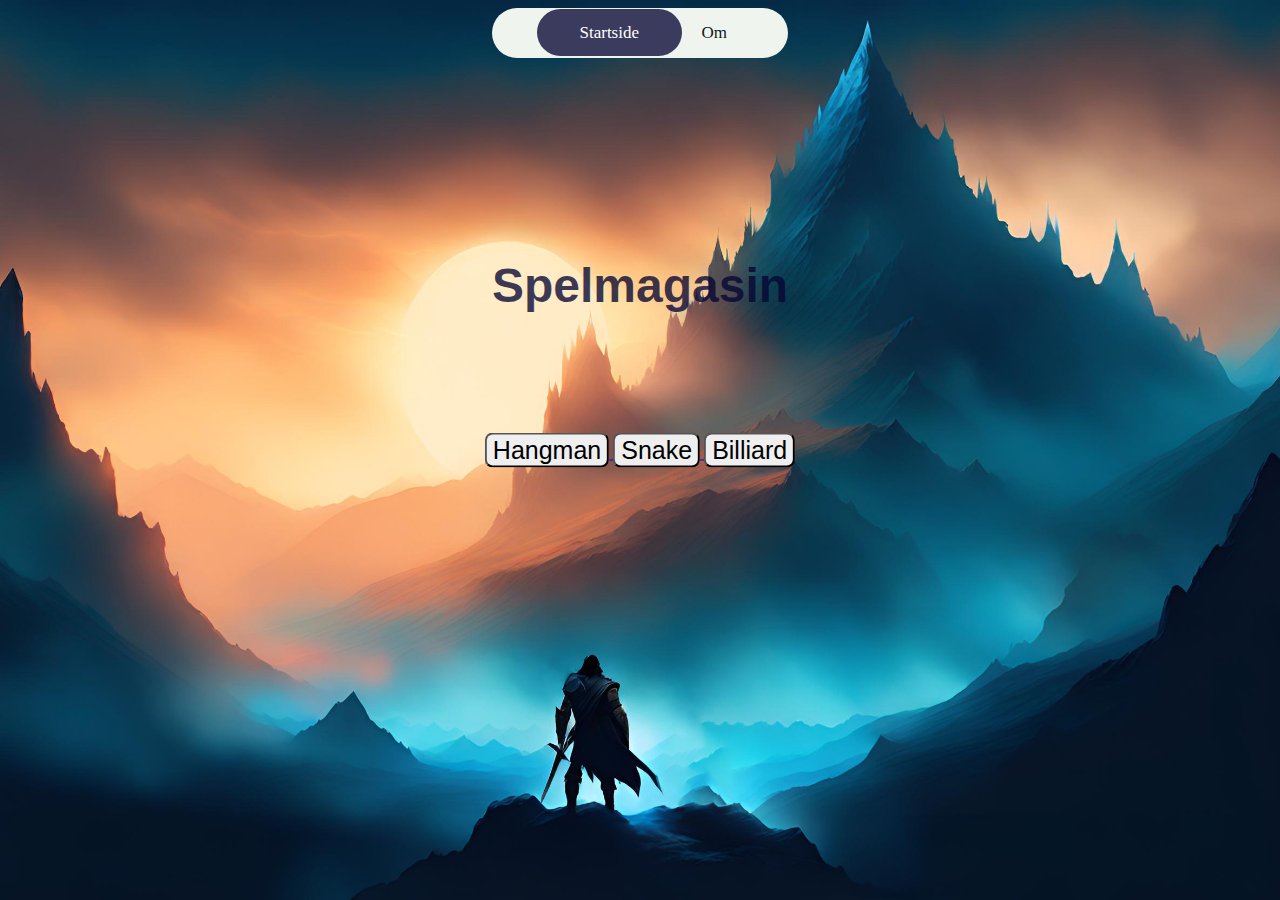
<file: index.html>
<!DOCTYPE html>

<html lang="en">


<head>

        <meta charset="UTF-8">
        <meta name="viewport" content="width=device-width, initial-scale=1.0">

        <title>Spelmagasin</title>

        <link rel="stylesheet" href="css/main.css">
        <link rel="stylesheet" href="css/index.css">


        <div class="topnav"> 
          <a class="active" href="index.html"><i class="fa-solid fa-house"></i> Startside</a> 
          <a href="om.html"> <i class="fa-solid fa-user"></i> Om </a> 
        </div>
    
      
</head>



<body>  
  


  <h1 class="skrift">Spelmagasin</h1>


    <div class="container">

        <div class="center">
            
          <a href="spel1.html"> <button type="button" class="button1">Hangman</button> </a>
        
          <a href="spel2.html"> <button type="button" class="button2">Snake</button> </a>
 
          <a href="spel3.html"> <button type="button" class="button3">Billiard</button> </a>

        </div>
    </div>

 
</body>



</html>
</file>
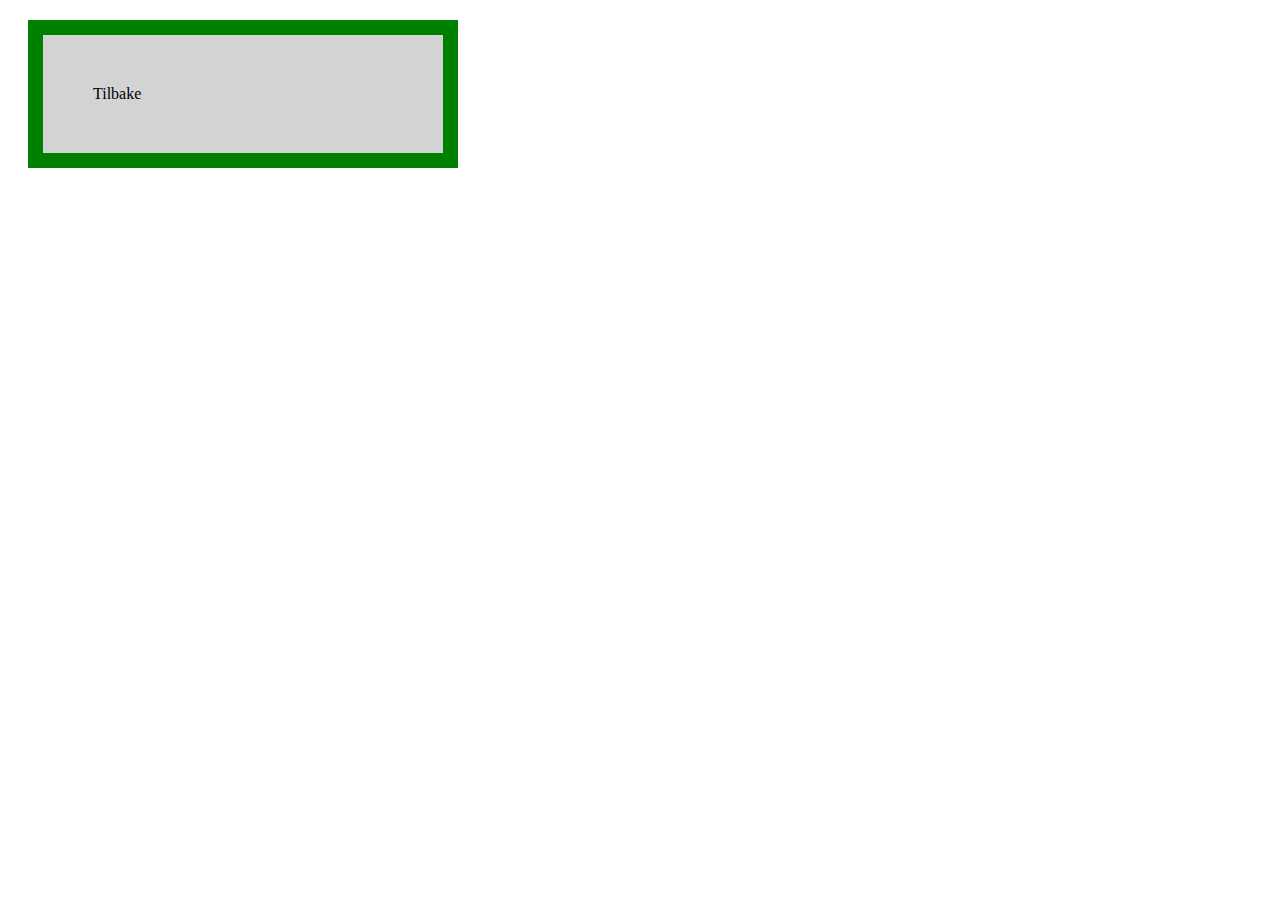
<file: allespel.html>
<!DOCTYPE html>
<html lang="en">
<head>

    <meta charset="UTF-8">
    <meta name="viewport" content="width=device-width, initial-scale=1.0">
    
    <title>Document</title>

    <link rel="stylesheet" href="css/allespel.css">

    <div class="tilbake">Tilbake</div>

</head>

<body>

    <!---
    <button type="button">Tilbake</button>
    

    <form>
        <input type="button" value="Go back!" onclick="history.back()">
       </form>

       <form>
        <input type="button" value="No, really, go back!" onclick="history.go(-1)">
       </form>
       -->
</body>



</html>
</file>
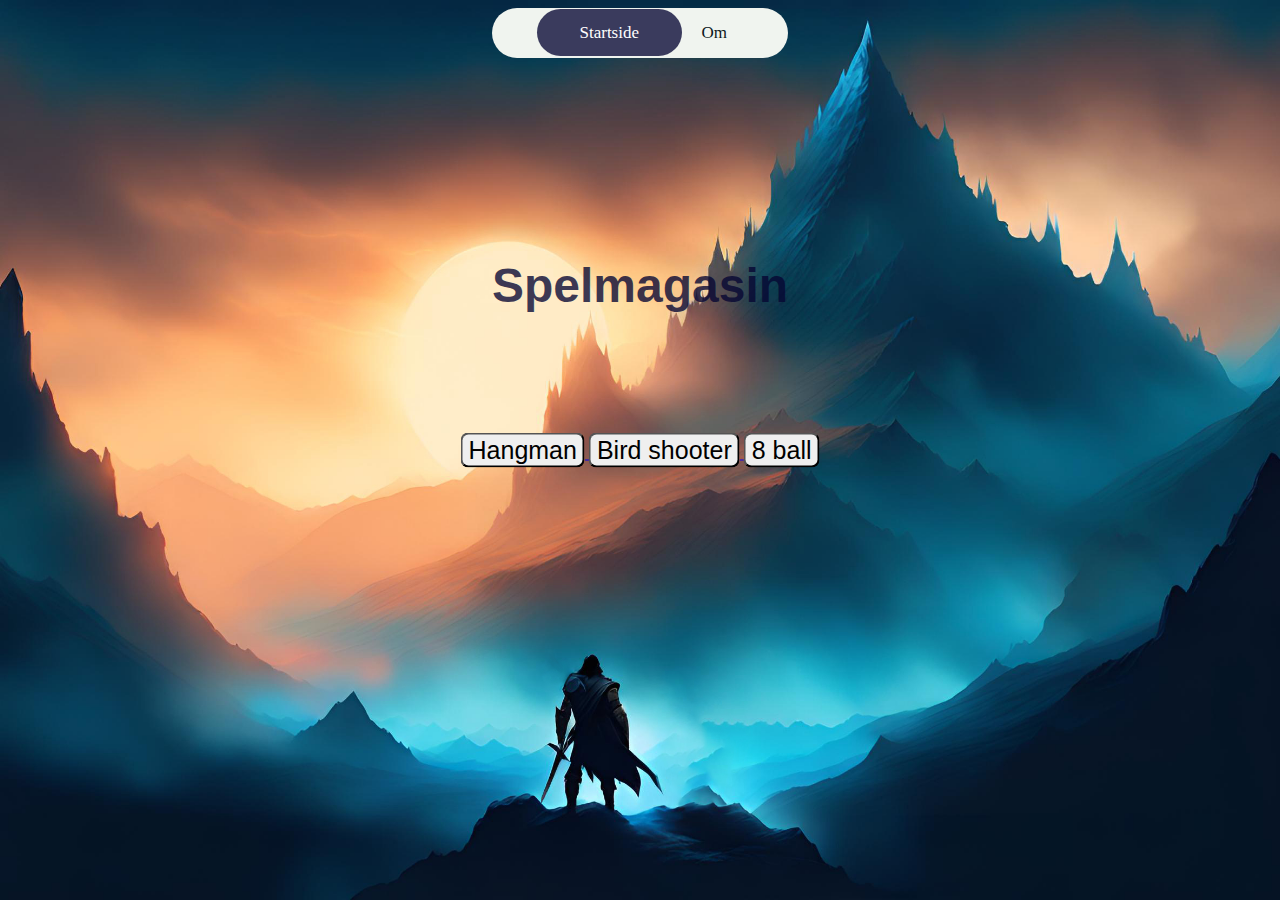
<file: framside.html>
<!DOCTYPE html>

<html lang="en">


<head>

        <meta charset="UTF-8">
        <meta name="viewport" content="width=device-width, initial-scale=1.0">

        <title>Spelmagasin</title>

        <link rel="stylesheet" href="css/main.css">
        <link rel="stylesheet" href="css/framside.css">


        <div class="topnav"> 
          <a class="active" href="framside.html"><i class="fa-solid fa-house"></i> Startside</a> 
          <a href="om.html"> <i class="fa-solid fa-user"></i> Om </a> 
        </div>
    
      
</head>



<body>  
  


  <h1 class="skrift"> Spelmagasin</h1>


    <div class="container">

        <div class="center">
            
          <a href="spel1.html"> <button type="button" class="button1">Hangman</button> </a>
        
          <a href="spel2.html"> <button type="button" class="button2">Bird shooter</button> </a>
 
          <a href="spel3.html"> <button type="button" class="button3">8 ball</button> </a>

        </div>
    </div>

 
</body>



</html>
</file>
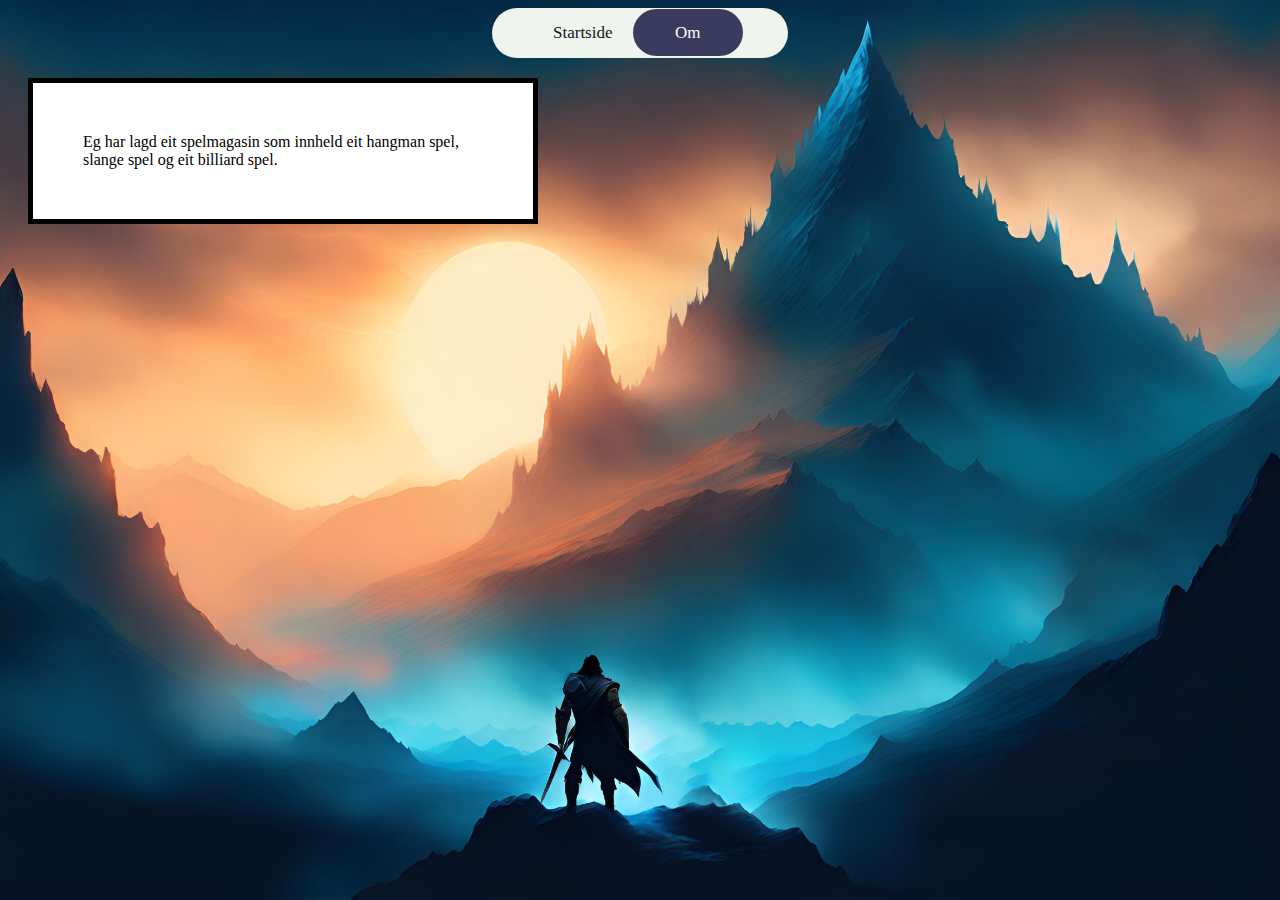
<file: om.html>
<!DOCTYPE html>

<html lang="en">


<head>

        <meta charset="UTF-8">
        <meta name="viewport" content="width=device-width, initial-scale=1.0">

        <title>Spelmagasin</title>

        <link rel="stylesheet" href="css/main.css">
        <link rel="stylesheet" href="css/om.css">

        <div class="topnav"> 
          <a href="index.html"><i class="fa-solid fa-house"></i> Startside</a> 
          <a class="active" href="om.html"> <i class="fa-solid fa-user"></i> Om </a> 
        </div>
        
</head>


<body>

  <p> Eg har lagd eit spelmagasin som innheld eit hangman spel, slange spel og eit billiard spel.</p>


</body>



</html>
</file>
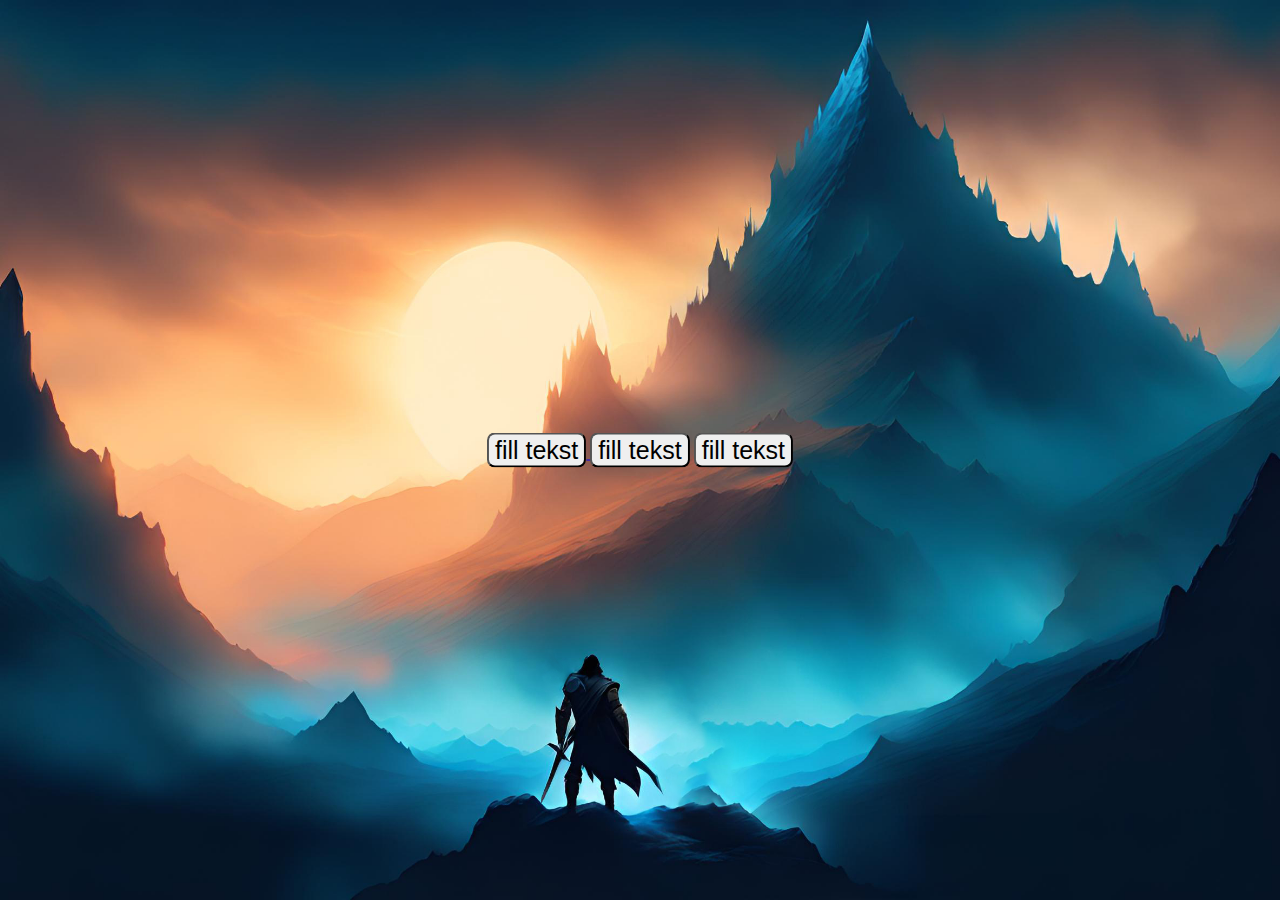
<file: spel.html>
<!DOCTYPE html>

<html lang="en">


<head>

        <meta charset="UTF-8">
        <meta name="viewport" content="width=device-width, initial-scale=1.0">

        <title>Spelmagasin</title>

        <link rel="stylesheet" href="css/main.css">

</head>



<body>  

    <div class="container">

        <div class="center">
            
          <a href="idk.html"> <button type="button" class="button1">fill tekst</button> </a>
        
          <button type="button" class="button2">fill tekst</button>
 
          <button type="button" class="button3">fill tekst</button>

        </div>
    </div>


</body>



</html>
</file>
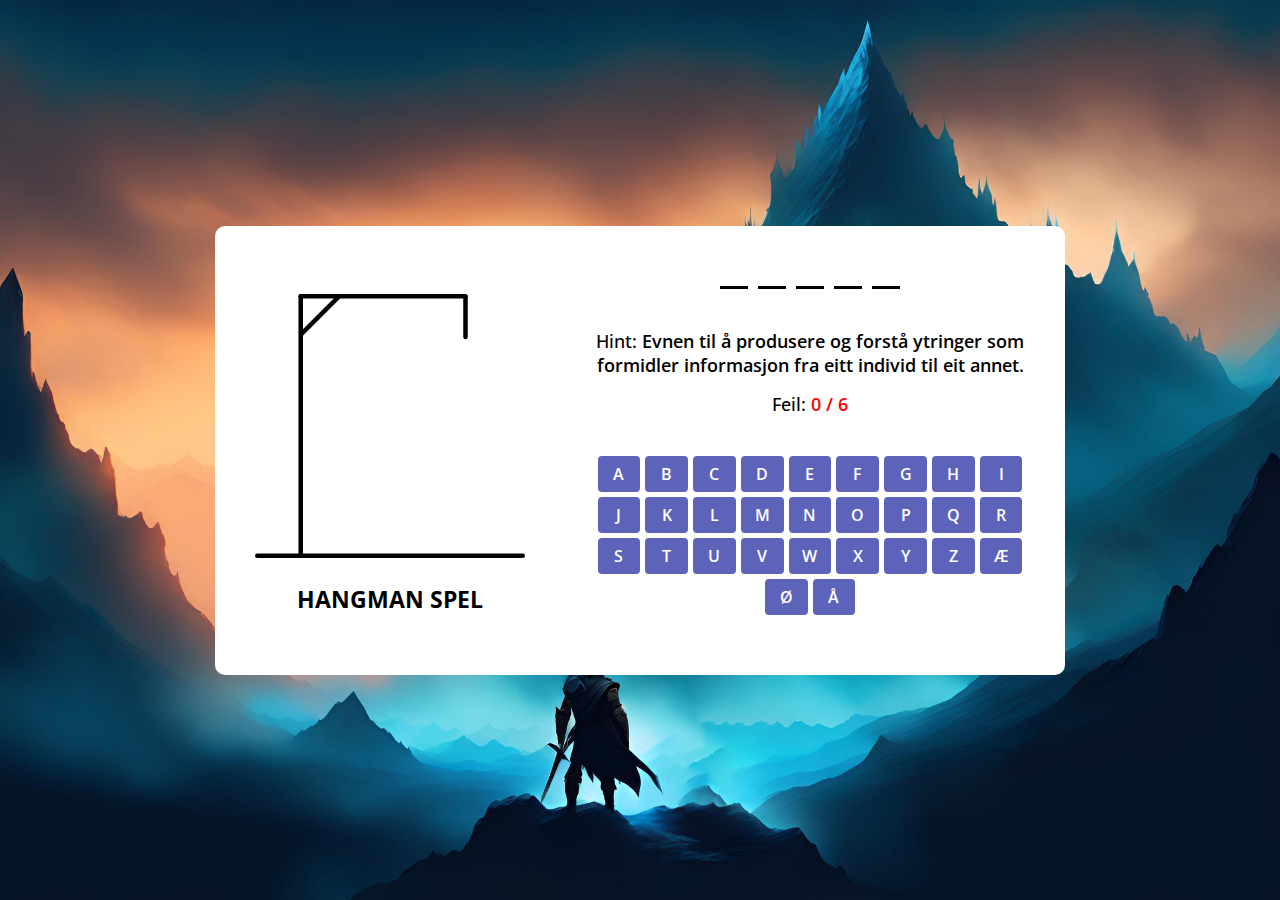
<file: spel1.html>
<!DOCTYPE html>
<html lang="en">


<head>

    <meta charset="UTF-8">

    <meta name="viewport" content="width=device-width, initial-scale=1.0">

    <title>Hangman</title>

    <link rel="stylesheet" href="css/main.css">
    <link rel="stylesheet" href="css/allespel.css">
    <link rel="stylesheet" href="css/spel1.css">
    <script src="js/word-list.js" defer> </script>
    <script src="js/hangman.js" defer> </script>
</head>


<body>


    
    <div class="game-modal">
        <div class="content">

            <img src="img/images/lost.gif" alt="gif">
            <h4>Du tapte!</h4>
            <p>Rett svar var: <b>rainbow</b></p>
            <button class="play-again">Spel igjen</button>

        </div>
    </div>

    <div class="container">

        <div class="hangman-box">
            <img src="img/images/hangman-0.svg" alt="hangman-img">
            <h1>Hangman Spel</h1>
        </div>

        <div class="div game-box">
            <ul class="word-display">

             
            </ul>

            <h4 class="hint-text">
                Hint:
                <b>Lorem ipsum dolor sit amet consectetur adipisicing elit.</b>
            </h4>

            <h4 class="guesses-text">
                Feil:
                <b>0/6</b>
            </h4>

            <div class="keyboard">      </div>


        </div>

    </div>



</body>



</html>
</file>
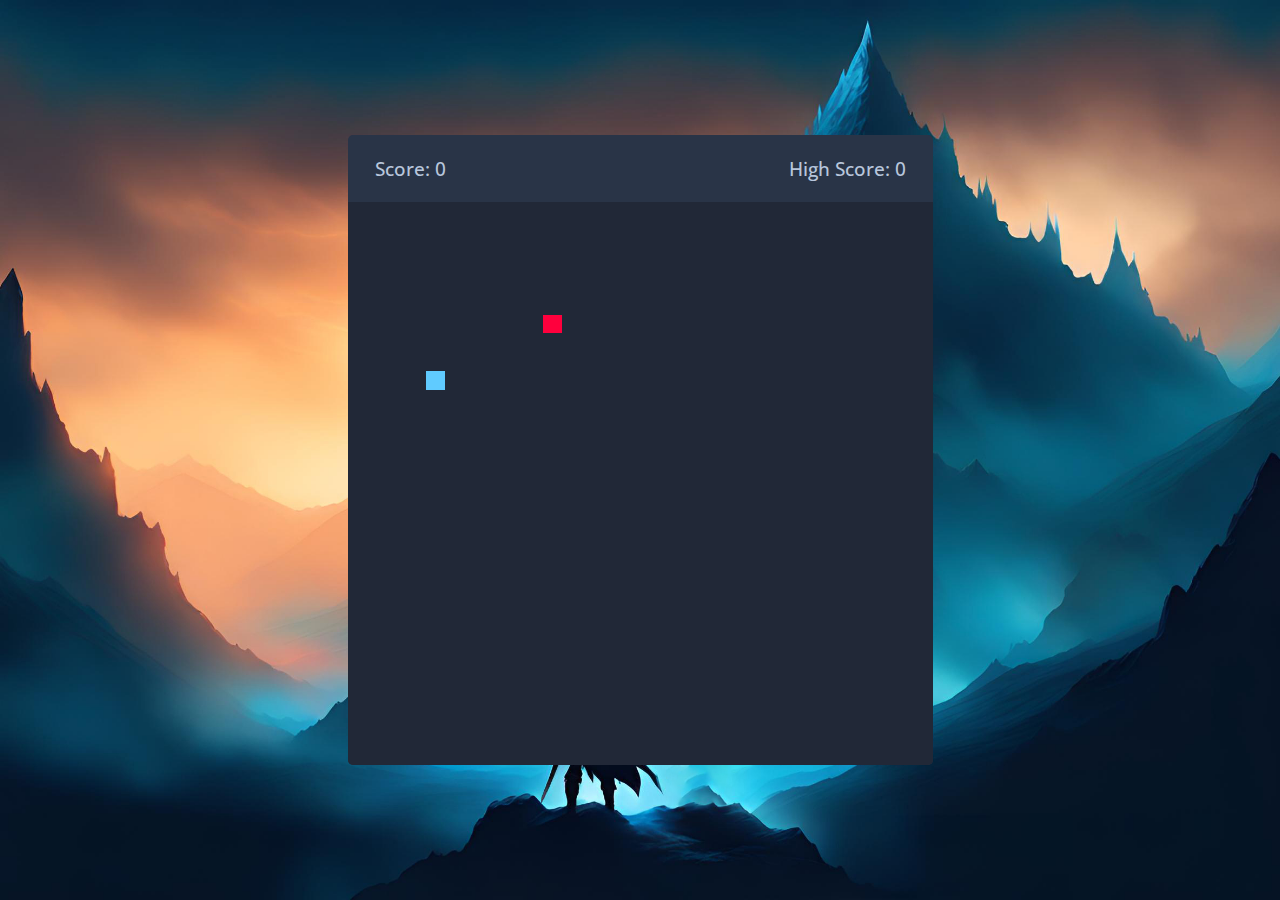
<file: spel2.html>
<!DOCTYPE html>
<html lang="en">
<head>

        <meta charset="UTF-8">
        <meta name="viewport" content="width=device-width, initial-scale=1.0">

        <title>Snake</title>

        <link rel="stylesheet" href="css/main.css">
        <link rel="stylesheet" href="css/spel2.css">
        <link rel="stylesheet" href="css/allespel.css">
        <link rel="stylesheet" href="https://cdnjs.cloudflare.com/ajax/libs/font-awesome/6.5.2/css/all.min.css">
</head>


<body>

  <div class="wrapper">

        <div class="game-details">
                <span class="score">Score: 0</span>
                <span class="high-score">High Score: 30</span>
        </div>

        <div class="play-board"></div>
        <div class="controls">
                <i data-key="ArrowLeft" class="fa-solid fa-arrow-left-long"> </i>
                <i data-key="ArrowUp" class="fa-solid fa-arrow-up-long"> </i>
                <i data-key="ArrowDown" class="fa-solid fa-arrow-down-long"> </i>
                <i data-key="ArrowRight" class="fa-solid fa-arrow-right-long"> </i>
        </div>

  </div>


        <script src="js/snake2.js" defer> </script>
</body>



</html>
</file>
<file: css/main.css>
html {
  height: 100%;
  margin: 0;
  background-image: url("../img/bakgrundf.jpg");
  background-position: center ;
  background-repeat: no-repeat;
  background-size:cover;
}

.center{
    margin: 0;
    position: absolute;
    top: 50%;
    left: 50%;
    -ms-transform: translate(-50%, -50%);
    transform: translate(-50%, -50%);

    
}  

.topnav { 
  background-color: #F0F4EF;
  overflow: hidden;
  text-align: center;
  margin: auto;
  padding: 15px;
  width: fit-content;
  border-radius: 25px;
  padding-left: 45px;
  padding-right: 45px;
}

.topnav a { 
  color: #0D1821;
  text-align: center;
  padding: 14px 16px;
  text-decoration: none;
  font-size: 17px;
  border-radius: 25px;
}

.topnav a.active {    
  background-color: rgba(6, 6, 51, 0.782);
  color: white;
  padding-left:42.5px;
  padding-right: 42.5px;
}



.button1 {
    border-radius: 8px;
    font-size: 25px;
}

.button2 {
    border-radius: 8px;
    font-size: 25px;
}

.button3 {
    border-radius: 8px;
    font-size: 25px;
}




.navbar {
    width: 100%;
    background-color: #4b48fa8a;
    overflow: auto;
  }
  
  /* Navigation links */
  .navbar a {
    float:left;
    text-align:center;
    padding: 12px;
    color: white;
    text-decoration: none;
    font-size: 17px;
    width: 25%; /* Four equal-width links. If you have two links, use 50%, and 33.33% for three links, etc.. */
    text-align: center; /* If you want the text to be centered */
  }
  
  /* Add a background color on mouse-over */
  .navbar a:hover {
    background-color: #000;
  }
  
  /* Style the current/active link */
  .navbar a.active {
    background-color: #0417aae1;
  }
  
  /* Add responsiveness - on screens less than 500px, make the navigation links appear on top of each other, instead of next to each other */
  @media screen and (max-width: 500px) {
    .navbar a {
      float: none;
      display: block;
      width: 100%;
      text-align: left; /* If you want the text to be left-aligned on small screens */
    }
  }
</file>
<file: css/index.css>
.skrift  {
    color: rgba(6, 6, 51, 0.782);
    text-align: center;
    margin-top: 200px;
    font-family: 'Lucida Sans', 'Lucida Sans Regular', 'Lucida Grande', 'Lucida Sans Unicode', Geneva, Verdana, sans-serif;
    font-size: 300%;
  }




    .topnav { 
        background-color: #F0F4EF;
        overflow: hidden;
        text-align: center;
        margin: auto;
        padding: 15px;
        width: fit-content;
        border-radius: 25px;
        padding-left: 45px;
        padding-right: 45px;
      }
      
      .topnav a { 
        color: #0D1821;
        text-align: center;
        padding: 14px 16px;
        text-decoration: none;
        font-size: 17px;
        border-radius: 25px;
      }
      
      .topnav a.active {    
        background-color: rgba(6, 6, 51, 0.782);
        color: white;
        padding-left:42.5px;
        padding-right: 42.5px;
      }
</file>
<file: css/allespel.css>
.tilbake {
    
    background-color: lightgrey;
    width: 300px;
    border: 15px solid green;
    padding: 50px;
    margin: 20px;
}
</file>
<file: css/framside.css>
.skrift {
        color: rgba(6, 6, 51, 0.782);
         text-align: center;
         margin-top: 200px;
         font-family: 'Lucida Sans', 'Lucida Sans Regular', 'Lucida Grande', 'Lucida Sans Unicode', Geneva, Verdana, sans-serif;
         font-size: 300%;
    }




    .topnav { 
        background-color: #F0F4EF;
        overflow: hidden;
        text-align: center;
        margin: auto;
        padding: 15px;
        width: fit-content;
        border-radius: 25px;
        padding-left: 45px;
        padding-right: 45px;
      }
      
      .topnav a { 
        color: #0D1821;
        text-align: center;
        padding: 14px 16px;
        text-decoration: none;
        font-size: 17px;
        border-radius: 25px;
      }
      
      .topnav a.active {    
        background-color: rgba(6, 6, 51, 0.782);
        color: white;
        padding-left:42.5px;
        padding-right: 42.5px;
      }
</file>
<file: css/om.css>
p {
  background-color: rgb(255, 255, 255);
  width: 400px;
  border: 5px solid rgb(0, 0, 0);
  padding: 50px;
  margin: 20px;
}


.topnav { 
  background-color: #F0F4EF;
  overflow: hidden;
  text-align: center;
  margin: auto;
  padding: 15px;
  width: fit-content;
  border-radius: 25px;
  padding-left: 45px;
  padding-right: 45px;
}

.topnav a { 
  color: #0D1821;
  text-align: center;
  padding: 14px 16px;
  text-decoration: none;
  font-size: 17px;
  border-radius: 25px;
}

.topnav a.active {    
  background-color: rgba(6, 6, 51, 0.782);
  color: white;
  padding-left:42.5px;
  padding-right: 42.5px;
}
</file>
<file: css/spel1.css>
@import url("https://fonts.googleapis.com/css?family=Open+Sans&display=swap");

*{
    margin: 0;
    padding: 0;
    box-sizing: border-box;
    font-family: "Open Sans", sans-serif;
}

body {
    display: flex;
    align-items: center;
    padding: 0 10px;
    justify-content: center;
    min-height: 100vh; 
}

.container {
    width: 850px;
    background-color: white;
    display: flex;
    gap: 70px;
    align-items: flex-end;
    padding: 60px 40px;
    border-radius: 10px;
}

.hangman-box img {
    max-width: 270px;

}

.hangman-box h1 {
    font-size: 1.45rem;
    margin-top: 20px;
    text-align: center;
    text-transform: uppercase;
}


.word-display {
    display: flex;
    gap: 10px;
    list-style: none;
    align-items: center;
    justify-content: center;
}

.word-display .letter {
    width: 28px;
    font-size: 2rem;
    font-weight: 600;
    text-align: center;
    text-transform: uppercase;
    margin-bottom: 40px;
    border-bottom: 3px solid #000;
}

.word-display .letter.guessed {
    border-color: transparent;
    margin: -40px 0 35px;
}

.game-box h4 {
    text-align: center;
    font-size: 1.1rem;
    font-weight: 500;
    margin-bottom: 15px;
}

.game-box h4 b {
    font-weight: 600;
}
 
.game-box .guesses-text b {
    color: #ff0000;

}

.game-box .keyboard {
    display: flex;
    gap: 5px;
    margin-top: 40px;
    flex-wrap: wrap;
    justify-content: center;
}


:where(.game-modal, .keyboard) button {
  color: #fff;
    font-size: 1rem;
    font-weight: 600;
    cursor: pointer;
    outline: none;
    border: none;
    background: #5E63BA;
    border-radius: 4px;
    text-transform: uppercase;
}

.keyboard button {
   padding: 7px;
    width: calc(100% / 9 - 5px);
}

.keyboard button[disabled] {
    opacity: 0.6;
    pointer-events: none;
}

:where(.game-modal, .keyboard) button:hover {
    background: #8286c9
}

.game-modal {
    position: fixed;
    left: 0;
    top: 0;
    width: 100%;
    height: 100%;
    opacity: 0;
    padding: 0 10px;
    pointer-events: none;
    z-index: 999;
    display: flex;
    align-items: center;
    justify-content: center;
    background: rgba(0,0,0,0.6);
    transition: opacity 0.4s ease;
}

.game-modal.show {
    opacity: 1;
    pointer-events: auto;
   
}

.game-modal .content {
    background: #fff;
    max-width: 420px;
    width: 100%;
    text-align: center;
    border-radius: 10px;
    padding: 30px;
}

.game-modal img {
    max-width: 130px;
    margin-bottom: 20px;
}

.game-modal h4 {
font-size: 1.53rem;
}

.game-modal p {
    font-size: 1.15rem;
    margin: 15px 0 30px;
    font-weight: 500;
}

.game-modal p b {
    color: #5E63BA;
    font-weight: 600;
}

.game-modal button {
    padding: 12px 23px;
}

@media (max-width: 782px) {
    .container {
        flex-direction: column;
        padding: 30px 15px;
        align-items: center;
    }
    .hangman-box img {
        max-width: 200px;
    }
    .hangman-box h1 {
        display: none;
    }
}
</file>
<file: css/spel2.css>
@import url("https://fonts.googleapis.com/css?family=Open+Sans&display=swap");
* {
  margin: 0;
  padding: 0;
  box-sizing: border-box;
  font-family: 'Open Sans', sans-serif;
}

body {
  display:flex;
  align-items: center;
  justify-content: center;
  min-height: 100vh;
}

.wrapper {
  width: 65vmin;
  height: 70vmin;
  display: flex;
  overflow: hidden;
  flex-direction: column;
  border-radius: 5px;
  background: #293447;
}
.game-details {
  color: #B8C6DC;
  font-size: 1.2rem;
  font-weight:500;
  padding: 20px 27px;
  display: flex;
  justify-content: space-between;
}

.play-board {
  width: 100%;
  height: 100%;
  display: grid;
  grid-template-columns: repeat(30, 1fr);
  grid-template-rows: repeat(30, 1fr);
  background: #212837;
}

.play-board .food {
  background: #FF003D;
}
.play-board .head {
  background: #60CBFF;
}

.controls {
  display: none;
  justify-content: space-between ;
}

.controls i {
  padding: 25px 0;
  color: #B8C6DC; 
  text-align: center;
  cursor: pointer;
  font-size: 1.3rem;
  width: calc(100% / 4);
  border-right: 1px solid #171b26;
}

@media screen and (max-width: 800px) {
  .wrapper {
    width: 90vmin;
    height: 115vmin;
  }
  .game-details {
    font-size: 1rem;
    padding: 15px 27px;
  }
  .controls {
    display: flex;
  }
  .controls i {
    padding: 15px 0;
    font-size: 1rem;
  }
}
</file>
